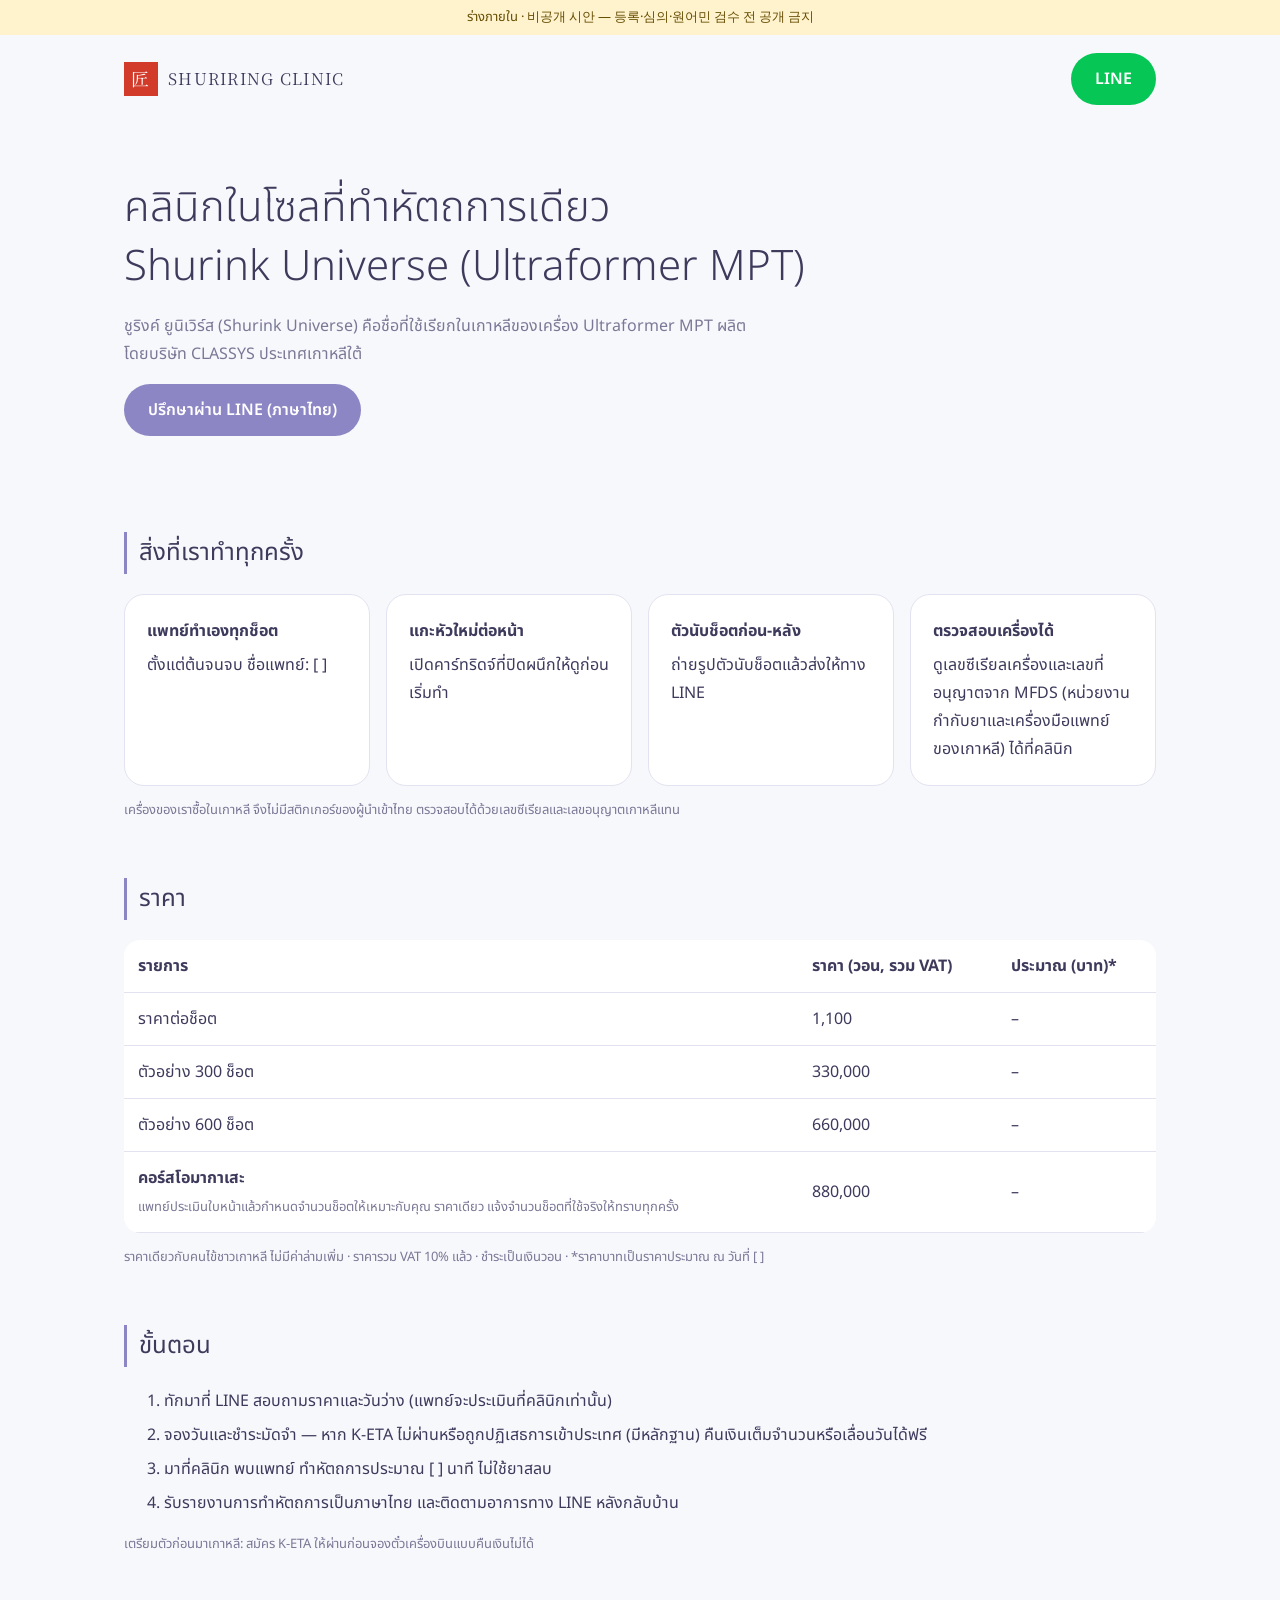
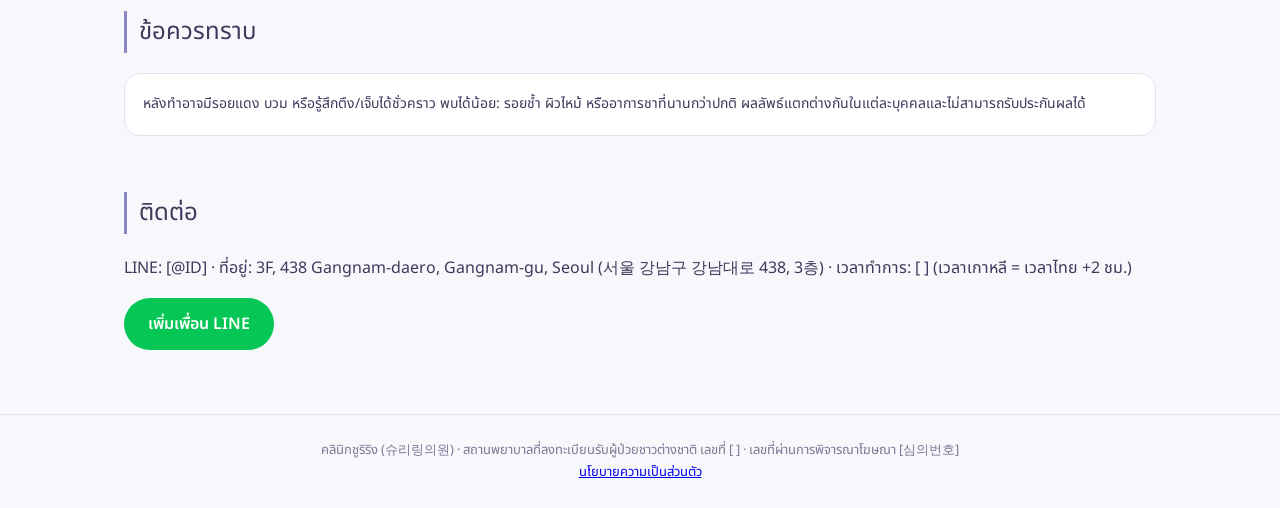
<file: action/site-th/index.html>
<!DOCTYPE html>
<html lang="th">
<head>
<meta charset="utf-8">
<meta name="viewport" content="width=device-width, initial-scale=1">
<!-- 비공개 시안: 유치의료기관 등록 + 의료광고 심의 + 태국어 원어민 검수 전에는 절대 공개하지 말 것 -->
<meta name="robots" content="noindex, nofollow">
<title>Shuriring Clinic Seoul</title>
<link rel="preconnect" href="https://fonts.googleapis.com">
<link href="https://fonts.googleapis.com/css2?family=Noto+Sans+Thai:wght@300;400;600&family=Noto+Serif+KR:wght@600&display=swap" rel="stylesheet">
<style>
  :root{--bg:#f7f8fc;--ink:#3d3a5c;--muted:#7a7896;--accent:#8c86c4;--card:#fff;--line:#e3e2f0;--seal:#d23a2a}
  *{box-sizing:border-box}
  body{margin:0;background:var(--bg);color:var(--ink);font-family:"Noto Sans Thai",sans-serif;line-height:1.75}
  .draft{background:#fff3cd;color:#664d03;text-align:center;font-size:13px;padding:6px 16px}
  header{display:flex;justify-content:space-between;align-items:center;padding:18px 24px;max-width:1080px;margin:auto}
  .logo{display:flex;align-items:center;gap:10px;font-family:"Noto Serif KR",serif;letter-spacing:.08em}
  .seal{background:var(--seal);color:#fff;width:34px;height:34px;display:grid;place-items:center;font-size:18px}
  .btn{display:inline-block;background:var(--accent);color:#fff;text-decoration:none;padding:12px 24px;border-radius:999px;font-weight:600}
  .btn.line{background:#06c755}
  main{max-width:1080px;margin:auto;padding:0 24px 64px}
  .hero{padding:56px 0 40px}
  .hero h1{font-weight:300;font-size:clamp(26px,5vw,42px);line-height:1.4;margin:0 0 12px}
  .hero p{color:var(--muted);max-width:640px}
  section{margin-top:56px}
  h2{font-weight:400;font-size:24px;border-left:3px solid var(--accent);padding-left:12px}
  .grid{display:grid;grid-template-columns:repeat(auto-fit,minmax(230px,1fr));gap:16px}
  .card{background:var(--card);border:1px solid var(--line);border-radius:20px;padding:22px}
  .card b{display:block;margin-bottom:6px}
  table{width:100%;border-collapse:collapse;background:var(--card);border-radius:16px;overflow:hidden}
  td,th{padding:12px 14px;border-bottom:1px solid var(--line);text-align:left}
  .note{font-size:13px;color:var(--muted)}
  .warn{background:var(--card);border:1px solid var(--line);border-radius:16px;padding:18px;font-size:14px}
  ol li{margin-bottom:6px}
  footer{border-top:1px solid var(--line);padding:24px;text-align:center;font-size:13px;color:var(--muted)}
</style>
</head>
<body>
<div class="draft">ร่างภายใน · 비공개 시안 — 등록·심의·원어민 검수 전 공개 금지</div>

<header>
  <div class="logo"><span class="seal">匠</span> SHURIRING CLINIC</div>
  <a class="btn line" href="#contact">LINE</a>
</header>

<main>
  <div class="hero">
    <h1>คลินิกในโซลที่ทำหัตถการเดียว<br>Shurink Universe (Ultraformer MPT)</h1>
    <!-- 기기: 슈링크 유니버스 = Ultraformer MPT. 동일성은 클래시스 서면 회신 후 최종 확정 -->
    <p>ชูริงค์ ยูนิเวิร์ส (Shurink Universe) คือชื่อที่ใช้เรียกในเกาหลีของเครื่อง Ultraformer MPT ผลิตโดยบริษัท CLASSYS ประเทศเกาหลีใต้</p>
    <a class="btn" href="#contact">ปรึกษาผ่าน LINE (ภาษาไทย)</a>
  </div>

  <section>
    <h2>สิ่งที่เราทำทุกครั้ง</h2>
    <div class="grid">
      <div class="card"><b>แพทย์ทำเองทุกช็อต</b>ตั้งแต่ต้นจนจบ ชื่อแพทย์: [ ]</div>
      <div class="card"><b>แกะหัวใหม่ต่อหน้า</b>เปิดคาร์ทริดจ์ที่ปิดผนึกให้ดูก่อนเริ่มทำ</div>
      <div class="card"><b>ตัวนับช็อตก่อน-หลัง</b>ถ่ายรูปตัวนับช็อตแล้วส่งให้ทาง LINE</div>
      <div class="card"><b>ตรวจสอบเครื่องได้</b>ดูเลขซีเรียลเครื่องและเลขที่อนุญาตจาก MFDS (หน่วยงานกำกับยาและเครื่องมือแพทย์ของเกาหลี) ได้ที่คลินิก</div>
    </div>
    <p class="note">เครื่องของเราซื้อในเกาหลี จึงไม่มีสติกเกอร์ของผู้นำเข้าไทย ตรวจสอบได้ด้วยเลขซีเรียลและเลขอนุญาตเกาหลีแทน</p>
  </section>

  <section>
    <h2>ราคา</h2>
    <!-- 환율: data-rate(1바트=몇 원)와 data-date만 바꾸면 바트 칸 자동 계산. 한국은행 ECOS 기준으로 갱신 -->
    <table id="price" data-rate="0" data-date="[ ]">
      <tr><th>รายการ</th><th>ราคา (วอน, รวม VAT)</th><th>ประมาณ (บาท)*</th></tr>
      <tr><td>ราคาต่อช็อต</td><td data-krw="1100">1,100</td><td class="thb">–</td></tr>
      <tr><td>ตัวอย่าง 300 ช็อต</td><td data-krw="330000">330,000</td><td class="thb">–</td></tr>
      <tr><td>ตัวอย่าง 600 ช็อต</td><td data-krw="660000">660,000</td><td class="thb">–</td></tr>
      <tr><td><b>คอร์สโอมากาเสะ</b><br><span class="note">แพทย์ประเมินใบหน้าแล้วกำหนดจำนวนช็อตให้เหมาะกับคุณ ราคาเดียว แจ้งจำนวนช็อตที่ใช้จริงให้ทราบทุกครั้ง</span></td><td data-krw="880000">880,000</td><td class="thb">–</td></tr>
    </table>
    <p class="note">ราคาเดียวกับคนไข้ชาวเกาหลี ไม่มีค่าล่ามเพิ่ม · ราคารวม VAT 10% แล้ว · ชำระเป็นเงินวอน · *ราคาบาทเป็นราคาประมาณ ณ วันที่ <span id="rate-date"></span></p>
  </section>

  <section>
    <h2>ขั้นตอน</h2>
    <ol>
      <li>ทักมาที่ LINE สอบถามราคาและวันว่าง (แพทย์จะประเมินที่คลินิกเท่านั้น)</li>
      <li>จองวันและชำระมัดจำ — หาก K-ETA ไม่ผ่านหรือถูกปฏิเสธการเข้าประเทศ (มีหลักฐาน) คืนเงินเต็มจำนวนหรือเลื่อนวันได้ฟรี</li>
      <li>มาที่คลินิก พบแพทย์ ทำหัตถการประมาณ [ ] นาที ไม่ใช้ยาสลบ</li>
      <li>รับรายงานการทำหัตถการเป็นภาษาไทย และติดตามอาการทาง LINE หลังกลับบ้าน</li>
    </ol>
    <p class="note">เตรียมตัวก่อนมาเกาหลี: สมัคร K-ETA ให้ผ่านก่อนจองตั๋วเครื่องบินแบบคืนเงินไม่ได้</p>
  </section>

  <section>
    <h2>ข้อควรทราบ</h2>
    <div class="warn">หลังทำอาจมีรอยแดง บวม หรือรู้สึกตึง/เจ็บได้ชั่วคราว พบได้น้อย: รอยช้ำ ผิวไหม้ หรืออาการชาที่นานกว่าปกติ ผลลัพธ์แตกต่างกันในแต่ละบุคคลและไม่สามารถรับประกันผลได้</div>
  </section>

  <section id="contact">
    <h2>ติดต่อ</h2>
    <p>LINE: [@ID] · ที่อยู่: 3F, 438 Gangnam-daero, Gangnam-gu, Seoul (서울 강남구 강남대로 438, 3층) · เวลาทำการ: [ ] (เวลาเกาหลี = เวลาไทย +2 ชม.)</p>
    <a class="btn line" href="#">เพิ่มเพื่อน LINE</a>
  </section>
</main>

<footer>
  คลินิกชูริริง (슈리링의원) · สถานพยาบาลที่ลงทะเบียนรับผู้ป่วยชาวต่างชาติ เลขที่ [ ] · เลขที่ผ่านการพิจารณาโฆษณา [심의번호]<br>
  <a href="#">นโยบายความเป็นส่วนตัว</a>
</footer>
<script>
  var t=document.getElementById('price'),r=+t.dataset.rate;
  document.getElementById('rate-date').textContent=t.dataset.date;
  if(r>0)t.querySelectorAll('tr').forEach(function(tr){var k=tr.querySelector('[data-krw]');if(k)tr.querySelector('.thb').textContent='≈ '+(Math.round(k.dataset.krw/r/10)*10).toLocaleString();});
</script>
</body>
</html>
</file>
